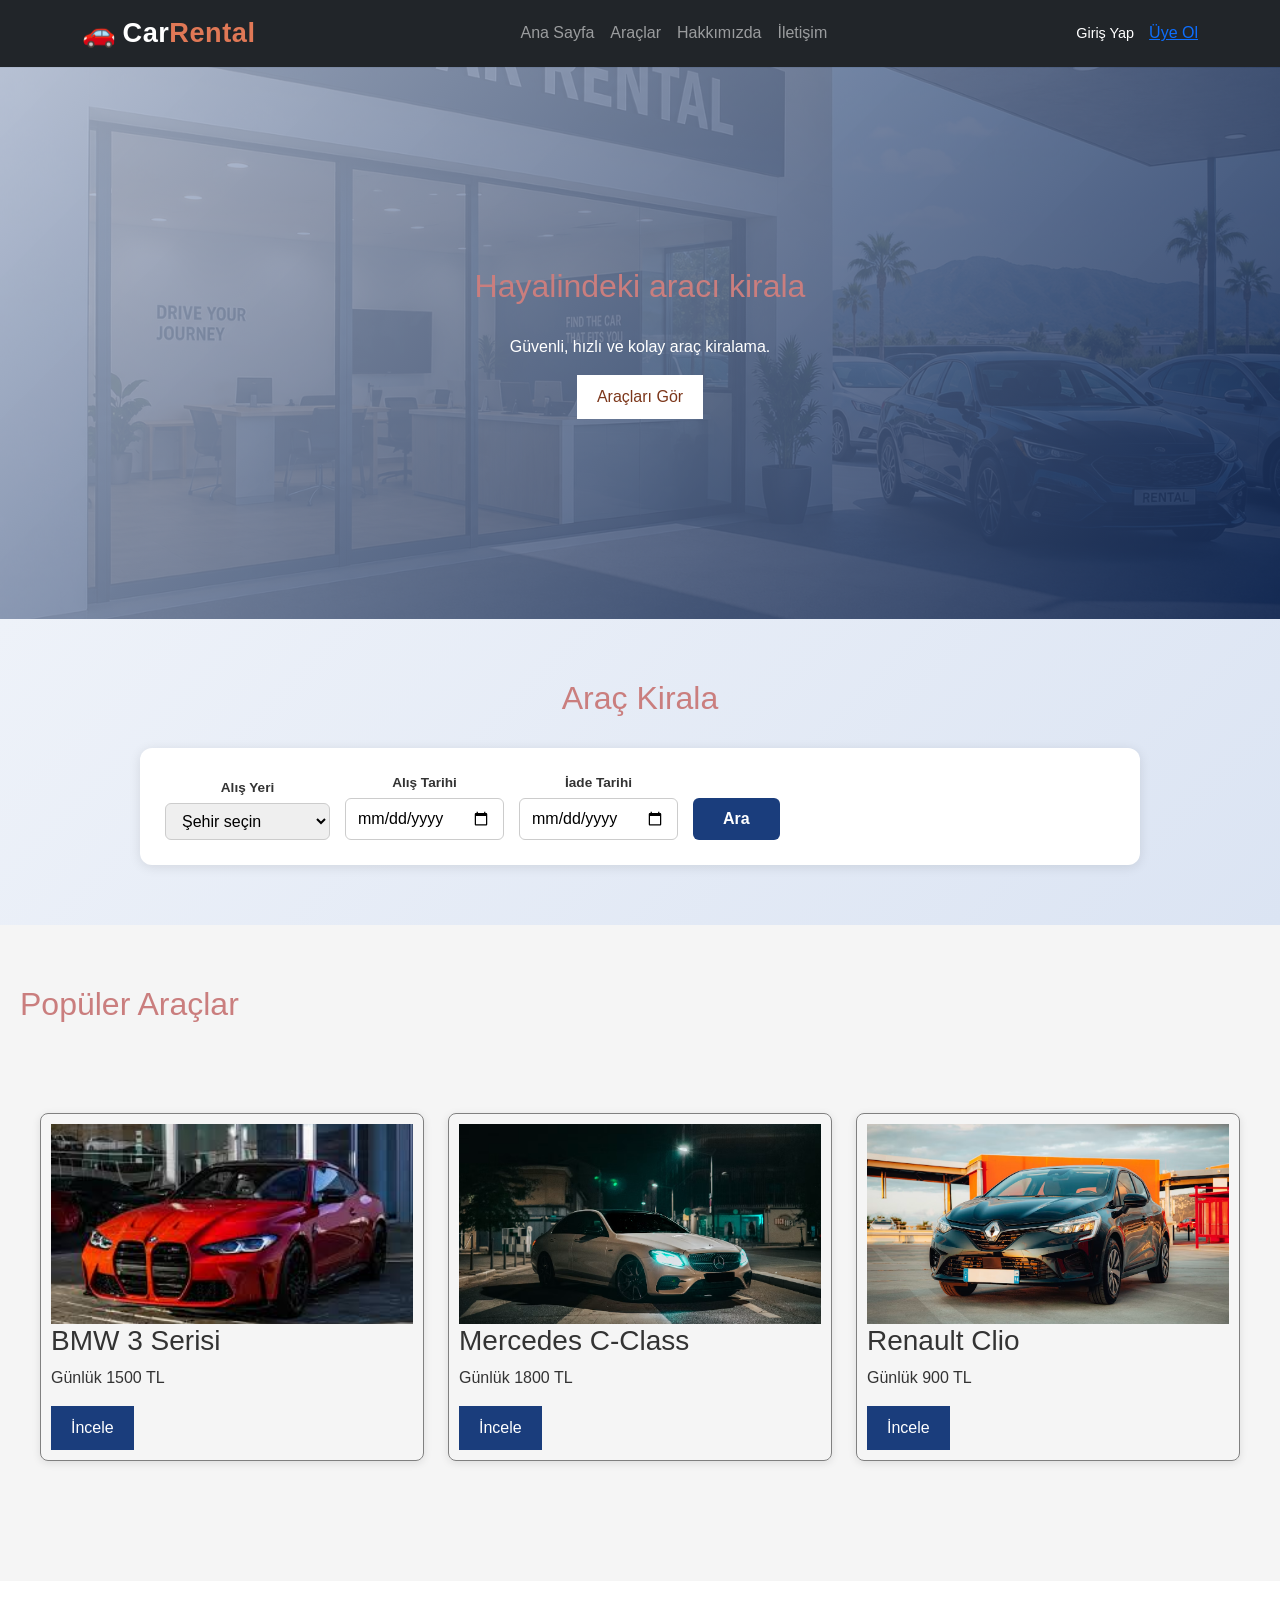
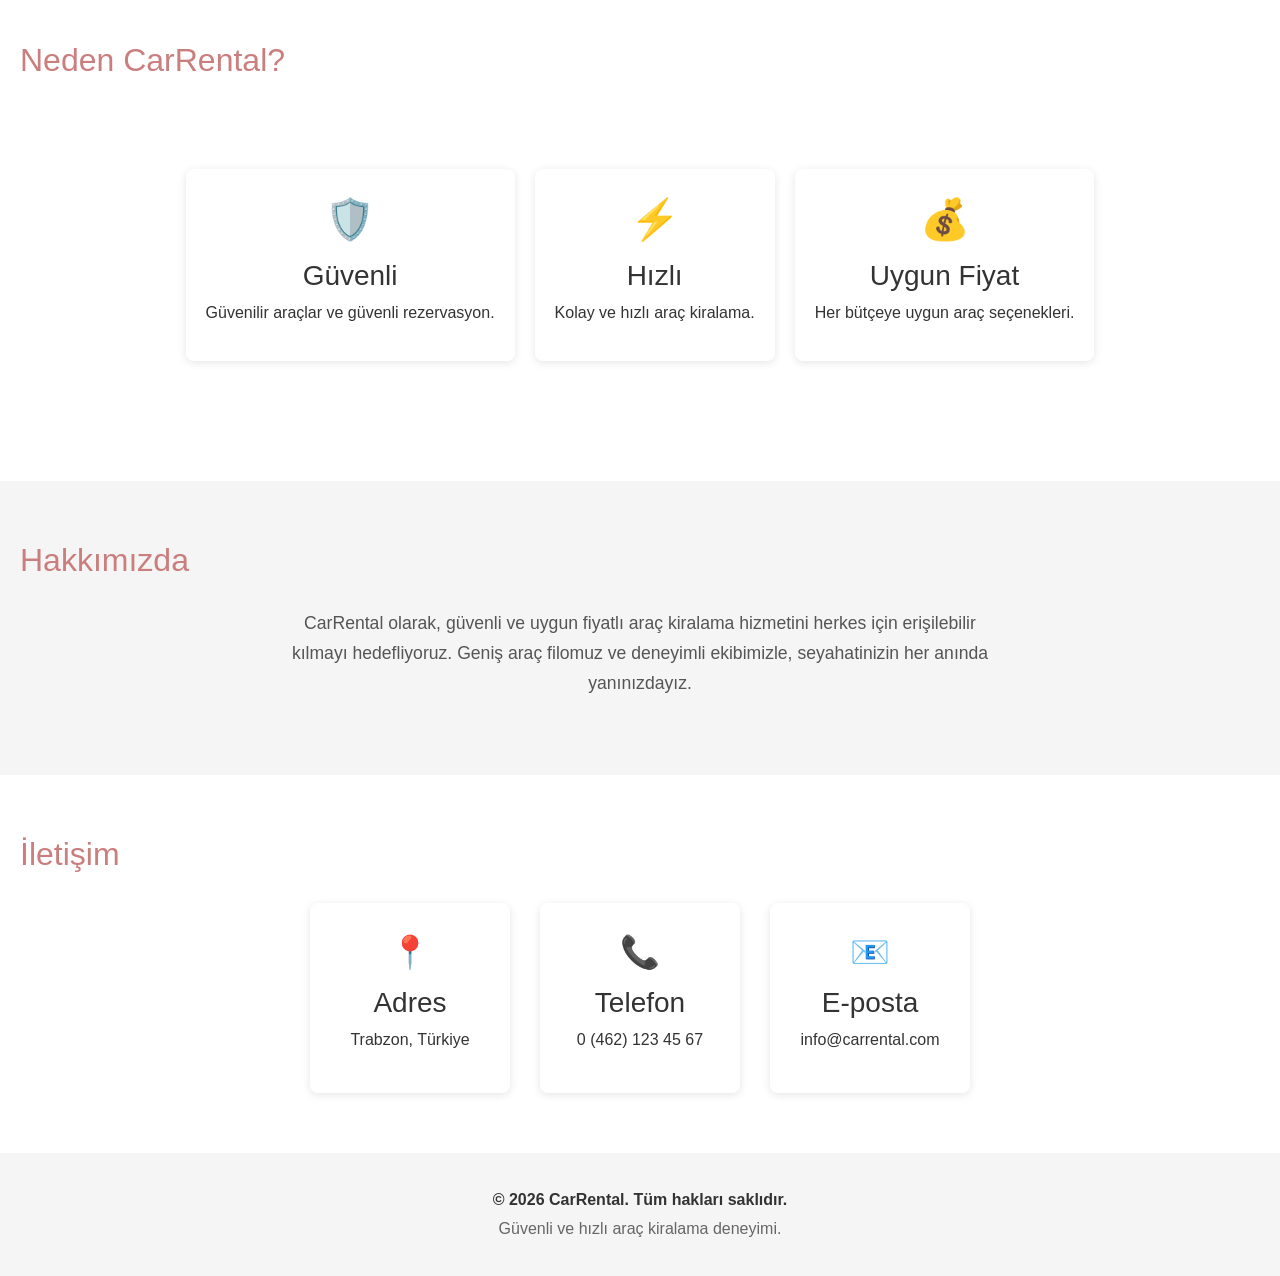
<file: index.html>
<!DOCTYPE html>
<html lang="tr">
<head>
    <meta charset="UTF-8">
    <meta name="viewport" content="width=device-width, initial-scale=1.0">
    <title>CarRent - Araç Kiralama</title>
    <link href="https://cdn.jsdelivr.net/npm/bootstrap@5.3.3/dist/css/bootstrap.min.css" rel="stylesheet">
    <link rel="stylesheet" href="css/style.css">
</head>
<body>
    
  
 <nav class="navbar navbar-expand-lg navbar-dark bg-dark">
    <div class="container">
       <a class="navbar-brand" href="#">
    <span class="brand-icon">🚗</span>Car<span class="brand-accent">Rental</span>
</a>

        <button class="navbar-toggler" type="button" data-bs-toggle="collapse" data-bs-target="#navbarNav">
            <span class="navbar-toggler-icon"></span>
        </button>

        <div class="collapse navbar-collapse" id="navbarNav">
    <ul class="navbar-nav mx-auto">
        <li class="nav-item"><a class="nav-link" href="#">Ana Sayfa</a></li>
        <li class="nav-item"><a class="nav-link" href="#" id="nav-araclar">Araçlar</a></li>
        <li class="nav-item"><a class="nav-link" href="#" id="nav-hakkimizda">Hakkımızda</a></li>
        <li class="nav-item"><a class="nav-link" href="#" id="nav-iletisim">İletişim</a></li>
    </ul>

    <div class="navbar-auth">
    <a href="login.html" class="auth-link">Giriş Yap</a>
    <a href="register.html" class="auth-button-nav">Üye Ol</a>
</div>
</div>

        </div>
    </div>
</nav>
 


    <main>

      <section class="hero">
    <div class="hero-content">
        <h2>Hayalindeki aracı kirala</h2>
        <p class="mb-3">
            Güvenli, hızlı ve kolay araç kiralama.
        </p>
        <button>Araçları Gör</button>
    </div>
</section>

        <section class="search-section">
            <h2>Araç Kirala</h2>

            <form class ="search-form ">

                <div>
        <label for="location">Alış Yeri</label>
        <select id="location">
            <option value="">Şehir seçin</option>
        </select>
    </div>

    <div>
        <label for="pickup-date">Alış Tarihi</label>
        <input type="date" id="pickup-date">
    </div>

    <div>
        <label for="return-date">İade Tarihi</label>
        <input type="date" id="return-date">
    </div>

    <button type="submit">Ara</button>

            </form>
        </section>
      
<section class="section-alt">
    <h2>Popüler Araçlar</h2>
           <section class="popular-cars">
    <div class="row">

    </div>
</section>
        </section>


        <section>
    <h2>Neden CarRental?</h2>

    <section class="why-us">

        <article>
            <div class="why-icon">🛡️</div>
            <h3>Güvenli</h3>
            <p>Güvenilir araçlar ve güvenli rezervasyon.</p>
        </article>

        <article>
            <div class="why-icon">⚡</div>
            <h3>Hızlı</h3>
            <p>Kolay ve hızlı araç kiralama.</p>
        </article>

        <article>
            <div class="why-icon">💰</div>
            <h3>Uygun Fiyat</h3>
            <p>Her bütçeye uygun araç seçenekleri.</p>
        </article>

    </section>
</section>
<section id="hakkimizda" class="section-alt">
    <h2>Hakkımızda</h2>
    <div class="about-content">
        <p>
            CarRental olarak, güvenli ve uygun fiyatlı araç kiralama hizmetini herkes için erişilebilir kılmayı hedefliyoruz.
            Geniş araç filomuz ve deneyimli ekibimizle, seyahatinizin her anında yanınızdayız.
        </p>
    </div>
</section>

<section id="iletisim">
    <h2>İletişim</h2>
    <div class="contact-grid">
        <div class="contact-item">
            <div class="contact-icon">📍</div>
            <h3>Adres</h3>
            <p>Trabzon, Türkiye</p>
        </div>
        <div class="contact-item">
            <div class="contact-icon">📞</div>
            <h3>Telefon</h3>
            <p>0 (462) 123 45 67</p>
        </div>
        <div class="contact-item">
            <div class="contact-icon">📧</div>
            <h3>E-posta</h3>
            <p>info@carrental.com</p>
        </div>
    </div>
</section>
    </main>

    <footer class="section-alt">
    <p>&copy; 2026 CarRental. Tüm hakları saklıdır.</p>
    <p>Güvenli ve hızlı araç kiralama deneyimi.</p>
</footer>
    <script src="https://cdn.jsdelivr.net/npm/bootstrap@5.3.3/dist/js/bootstrap.bundle.min.js"></script>
    <script src="js/script.js"></script>
</body>
</html>
</file>
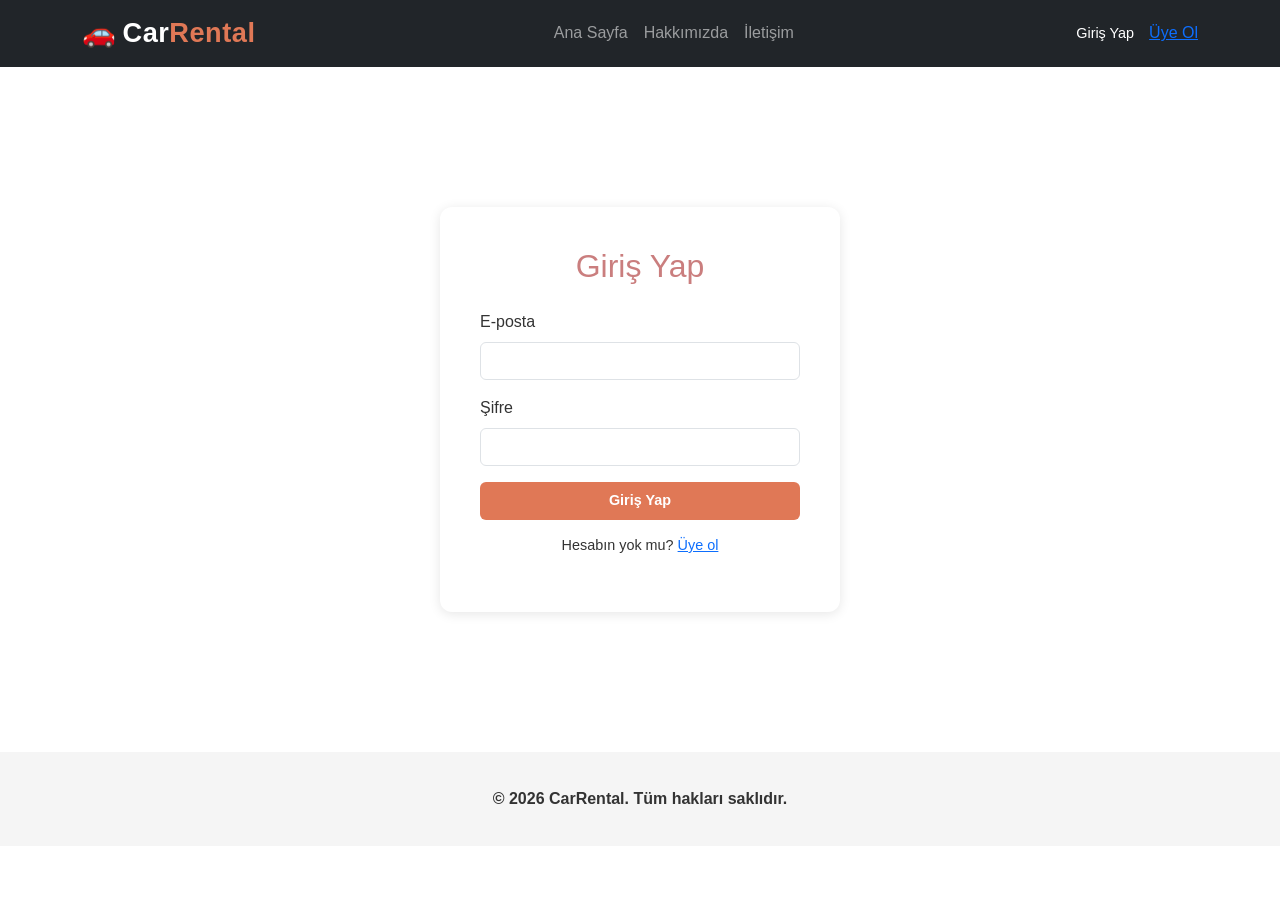
<file: login.html>
<!DOCTYPE html>
<html lang="tr">
<head>
    <meta charset="UTF-8">
    <meta name="viewport" content="width=device-width, initial-scale=1.0">
    <title>Giriş Yap - CarRental</title>
    <link href="https://cdn.jsdelivr.net/npm/bootstrap@5.3.3/dist/css/bootstrap.min.css" rel="stylesheet">
    <link rel="stylesheet" href="css/style.css">
</head>
<body>

    <nav class="navbar navbar-expand-lg navbar-dark bg-dark">
        <div class="container">
            <a class="navbar-brand" href="index.html">
                <span class="brand-icon">🚗</span>Car<span class="brand-accent">Rental</span>
            </a>

            <button class="navbar-toggler" type="button" data-bs-toggle="collapse" data-bs-target="#navbarNav">
                <span class="navbar-toggler-icon"></span>
            </button>

            <div class="collapse navbar-collapse" id="navbarNav">
                <ul class="navbar-nav mx-auto">
                    <li class="nav-item"><a class="nav-link" href="index.html">Ana Sayfa</a></li>
                    <li class="nav-item"><a class="nav-link" href="index.html#hakkimizda">Hakkımızda</a></li>
                    <li class="nav-item"><a class="nav-link" href="index.html#iletisim">İletişim</a></li>
                </ul>

                <div class="navbar-auth">
                    <a href="login.html" class="auth-link">Giriş Yap</a>
                    <a href="register.html" class="auth-button-nav">Üye Ol</a>
                </div>
            </div>
        </div>
    </nav>

    <main>
        <section>
            <div class="auth-container">
                <h2>Giriş Yap</h2>
                <form id="loginForm">
                    <div class="mb-3">
                        <label for="login-email" class="form-label">E-posta</label>
                        <input type="email" class="form-control" id="login-email" required>
                    </div>
                    <div class="mb-3">
                        <label for="login-password" class="form-label">Şifre</label>
                        <input type="password" class="form-control" id="login-password" required>
                    </div>
                    <button type="submit" class="btn auth-button w-100">Giriş Yap</button>
                </form>
                <p class="auth-switch">Hesabın yok mu? <a href="register.html">Üye ol</a></p>
            </div>
        </section>
    </main>

    <footer class="section-alt">
        <p>&copy; 2026 CarRental. Tüm hakları saklıdır.</p>
    </footer>

    <script src="https://cdn.jsdelivr.net/npm/bootstrap@5.3.3/dist/js/bootstrap.bundle.min.js"></script>
    <script src="js/script.js"></script>
</body>
</html>
</file>
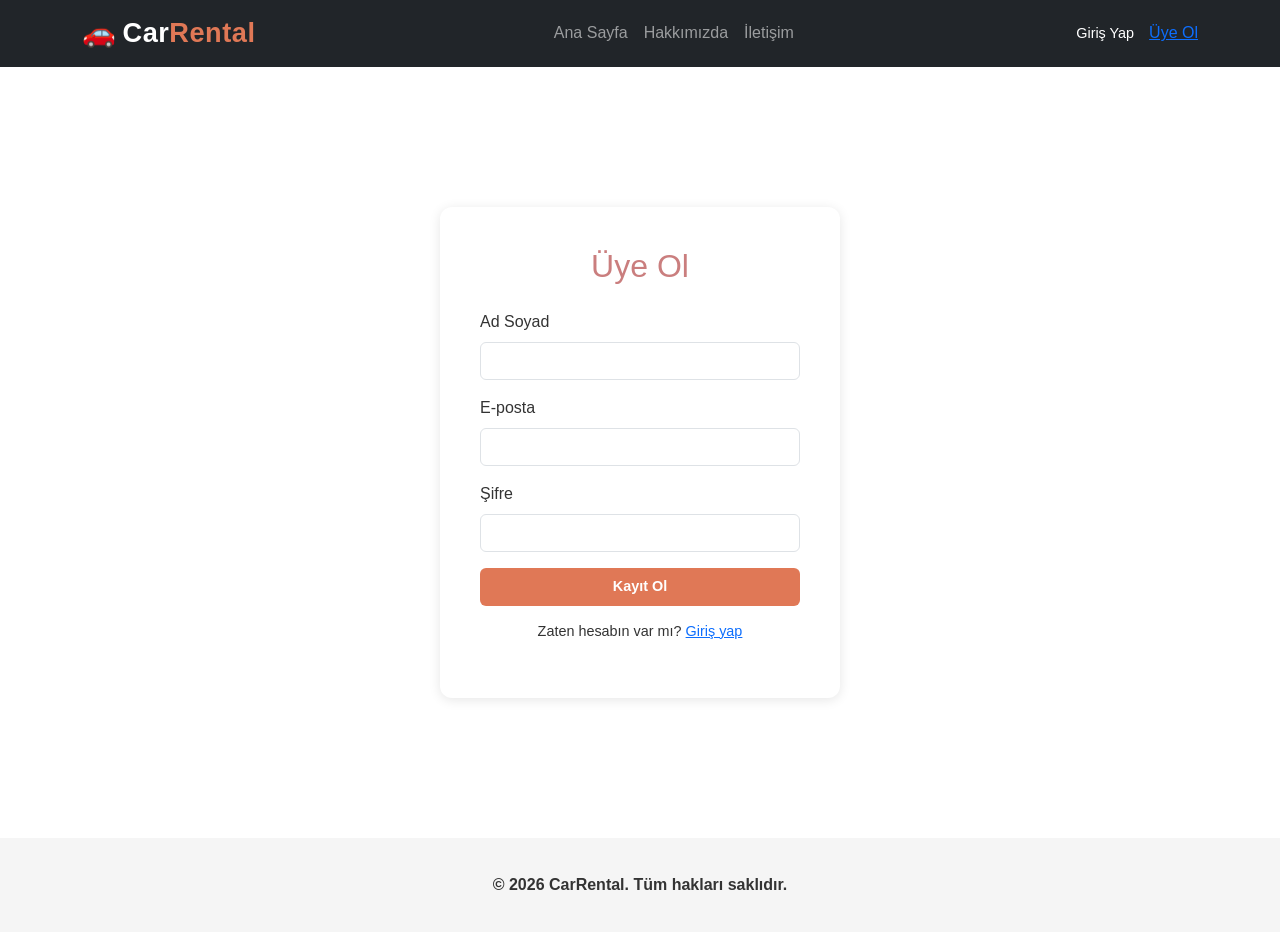
<file: register.html>
<!DOCTYPE html>
<html lang="tr">
<head>
    <meta charset="UTF-8">
    <meta name="viewport" content="width=device-width, initial-scale=1.0">
    <title>Üye Ol - CarRental</title>
    <link href="https://cdn.jsdelivr.net/npm/bootstrap@5.3.3/dist/css/bootstrap.min.css" rel="stylesheet">
    <link rel="stylesheet" href="css/style.css">
</head>
<body>

    <nav class="navbar navbar-expand-lg navbar-dark bg-dark">
        <div class="container">
            <a class="navbar-brand" href="index.html">
                <span class="brand-icon">🚗</span>Car<span class="brand-accent">Rental</span>
            </a>

            <button class="navbar-toggler" type="button" data-bs-toggle="collapse" data-bs-target="#navbarNav">
                <span class="navbar-toggler-icon"></span>
            </button>

            <div class="collapse navbar-collapse" id="navbarNav">
                <ul class="navbar-nav mx-auto">
                    <li class="nav-item"><a class="nav-link" href="index.html">Ana Sayfa</a></li>
                    <li class="nav-item"><a class="nav-link" href="index.html#hakkimizda">Hakkımızda</a></li>
                    <li class="nav-item"><a class="nav-link" href="index.html#iletisim">İletişim</a></li>
                </ul>

                <div class="navbar-auth">
                    <a href="login.html" class="auth-link">Giriş Yap</a>
                    <a href="register.html" class="auth-button-nav">Üye Ol</a>
                </div>
            </div>
        </div>
    </nav>

    <main>
        <section>
            <div class="auth-container">
                <h2>Üye Ol</h2>
                <form id="registerForm">
                    <div class="mb-3">
                        <label for="reg-name" class="form-label">Ad Soyad</label>
                        <input type="text" class="form-control" id="reg-name" required>
                    </div>
                    <div class="mb-3">
                        <label for="reg-email" class="form-label">E-posta</label>
                        <input type="email" class="form-control" id="reg-email" required>
                    </div>
                    <div class="mb-3">
                        <label for="reg-password" class="form-label">Şifre</label>
                        <input type="password" class="form-control" id="reg-password" required>
                    </div>
                    <button type="submit" class="btn auth-button w-100">Kayıt Ol</button>
                </form>
                <p class="auth-switch">Zaten hesabın var mı? <a href="login.html">Giriş yap</a></p>
            </div>
        </section>
    </main>

    <footer class="section-alt">
        <p>&copy; 2026 CarRental. Tüm hakları saklıdır.</p>
    </footer>

    <script src="https://cdn.jsdelivr.net/npm/bootstrap@5.3.3/dist/js/bootstrap.bundle.min.js"></script>
    <script src="js/script.js"></script>
</body>
</html>
</file>
<file: css/style.css>
body {
    font-family: Arial, sans-serif;
    color: #333333;
}
section {
    padding: 60px 20px;
}
.why-us article {
    background-color: white;
    padding: 20px;
    border-radius: 8px;
    text-align: center;
        box-shadow: 0 2px 8px rgba(0, 0, 0, 0.1);

}
.hero {
    background:
        linear-gradient(135deg, rgba(185, 197, 219, 0.85), rgba(13, 36, 80, 0.9)),
        url('../images/resim.png');
    background-size: cover;
    background-position: center;
    color: white;
    text-align: center;
    padding: 200px 20px;
}
.hero-content {
    max-width: 700px;
    margin: 0 auto;
}
.hero button {
    background-color: white;
    color: #7c361a;
}
h2 {
    color: #ca7e7e;
}
.section-alt {
    background-color: #f5f5f5;
}
.car-card:hover {
    transform: translateY(-5px);
    box-shadow: 0 4px 16px rgba(0, 0, 0, 0.2);
}
h1 {
     color: #1a3d7c;
}
.car-card {
    border: 1px solid gray;
    padding: 10px;
    border-radius: 8px;
    box-shadow: 0 2px 8px rgba(0, 0, 0, 0.1);
    transition: transform 0.3s, box-shadow 0.3s;
}
img {
    width: 100%;
     height: 200px;
    object-fit: cover;
}
.popular-cars {
     gap: 20px;
     justify-content: center;
}
.why-us {
    display: flex;
    gap: 20px;
    justify-content: center;
}
button {
    background-color: #1a3d7c;
    color: white;
    border: none;
    padding: 10px 20px;
    cursor: pointer;
    transition: background-color 0.3s;
}
button:hover {
    background-color: #0d2450;
}

@media (max-width: 768px) {
    .popular-cars {
        flex-direction: column;
    }

    .car-card {
        width: 90%;
    }

    .why-us {
        flex-direction: column;
    }
}
.search-form {
    display: flex;
    flex-wrap: wrap;
    align-items: flex-end;
    gap: 15px;
    background-color: white;
    padding: 25px;
    border-radius: 12px;
    box-shadow: 0 2px 12px rgba(0, 0, 0, 0.1);
    max-width: 1000px;
    margin: 0 auto;
}
.search-section {
    background: linear-gradient(135deg, #eef2f9, #dbe4f3);
    text-align: center;
}
.search-form label {
    display: block;
    font-size: 0.85rem;
    font-weight: bold;
    margin-bottom: 5px;
    color: #333;
}

.search-form input,
.search-form select {
    padding: 8px 12px;
    border: 1px solid #ccc;
    border-radius: 6px;
}
.why-icon {
    font-size: 2.5rem;
    margin-bottom: 10px;
}
.search-form button {
    height: 42px;
    padding: 0 30px;
    font-size: 1rem;
    font-weight: bold;
    border-radius: 6px;
}
footer {
    text-align: center;
    padding: 30px 20px;
}

footer p {
    margin: 5px 0;
    color: #666;
}

footer p:first-child {
    font-weight: bold;
    color: #333;
}
section h2 {
    margin-bottom: 30px;
}
.about-content {
    max-width: 700px;
    margin: 0 auto;
    text-align: center;
    font-size: 1.1rem;
    line-height: 1.7;
    color: #555;
}

.contact-grid {
    display: flex;
    justify-content: center;
    gap: 30px;
    flex-wrap: wrap;
}

.contact-item {
    background-color: white;
    padding: 25px;
    border-radius: 8px;
    box-shadow: 0 2px 8px rgba(0, 0, 0, 0.1);
    text-align: center;
    min-width: 200px;
}

.contact-icon {
    font-size: 2rem;
    margin-bottom: 10px;
}
.navbar-auth {
    display: flex;
    align-items: center;
    gap: 15px;
}

.auth-link {
    color: white;
    text-decoration: none;
    font-size: 0.9rem;
}

.auth-link:hover {
    color: #ccc;
}

.auth-button {
    background-color: #e07856;
    color: white;
    text-decoration: none;
    padding: 8px 20px;
    border-radius: 6px;
    font-size: 0.9rem;
    font-weight: bold;
    transition: background-color 0.3s;
}

.auth-button:hover {
    background-color: #c9633f;
}
.navbar-brand {
    font-size: 1.7rem;
    font-weight: bold;
    letter-spacing: 0.5px;
}

.brand-icon {
    margin-right: 6px;
}

.brand-accent {
    color: #e07856;
}

.auth-container {
    max-width: 400px;
    margin: 80px auto;
    background-color: white;
    padding: 40px;
    border-radius: 12px;
    box-shadow: 0 2px 12px rgba(0, 0, 0, 0.1);
}

.auth-container h2 {
    text-align: center;
    margin-bottom: 25px;
}

.auth-switch {
    text-align: center;
    margin-top: 15px;
    font-size: 0.9rem;
}

.auth-button {
    background-color: #e07856;
    border: none;
    color: white;
    font-weight: bold;
}

.auth-button:hover {
    background-color: #c9633f;
    color: white;
}
</file>
